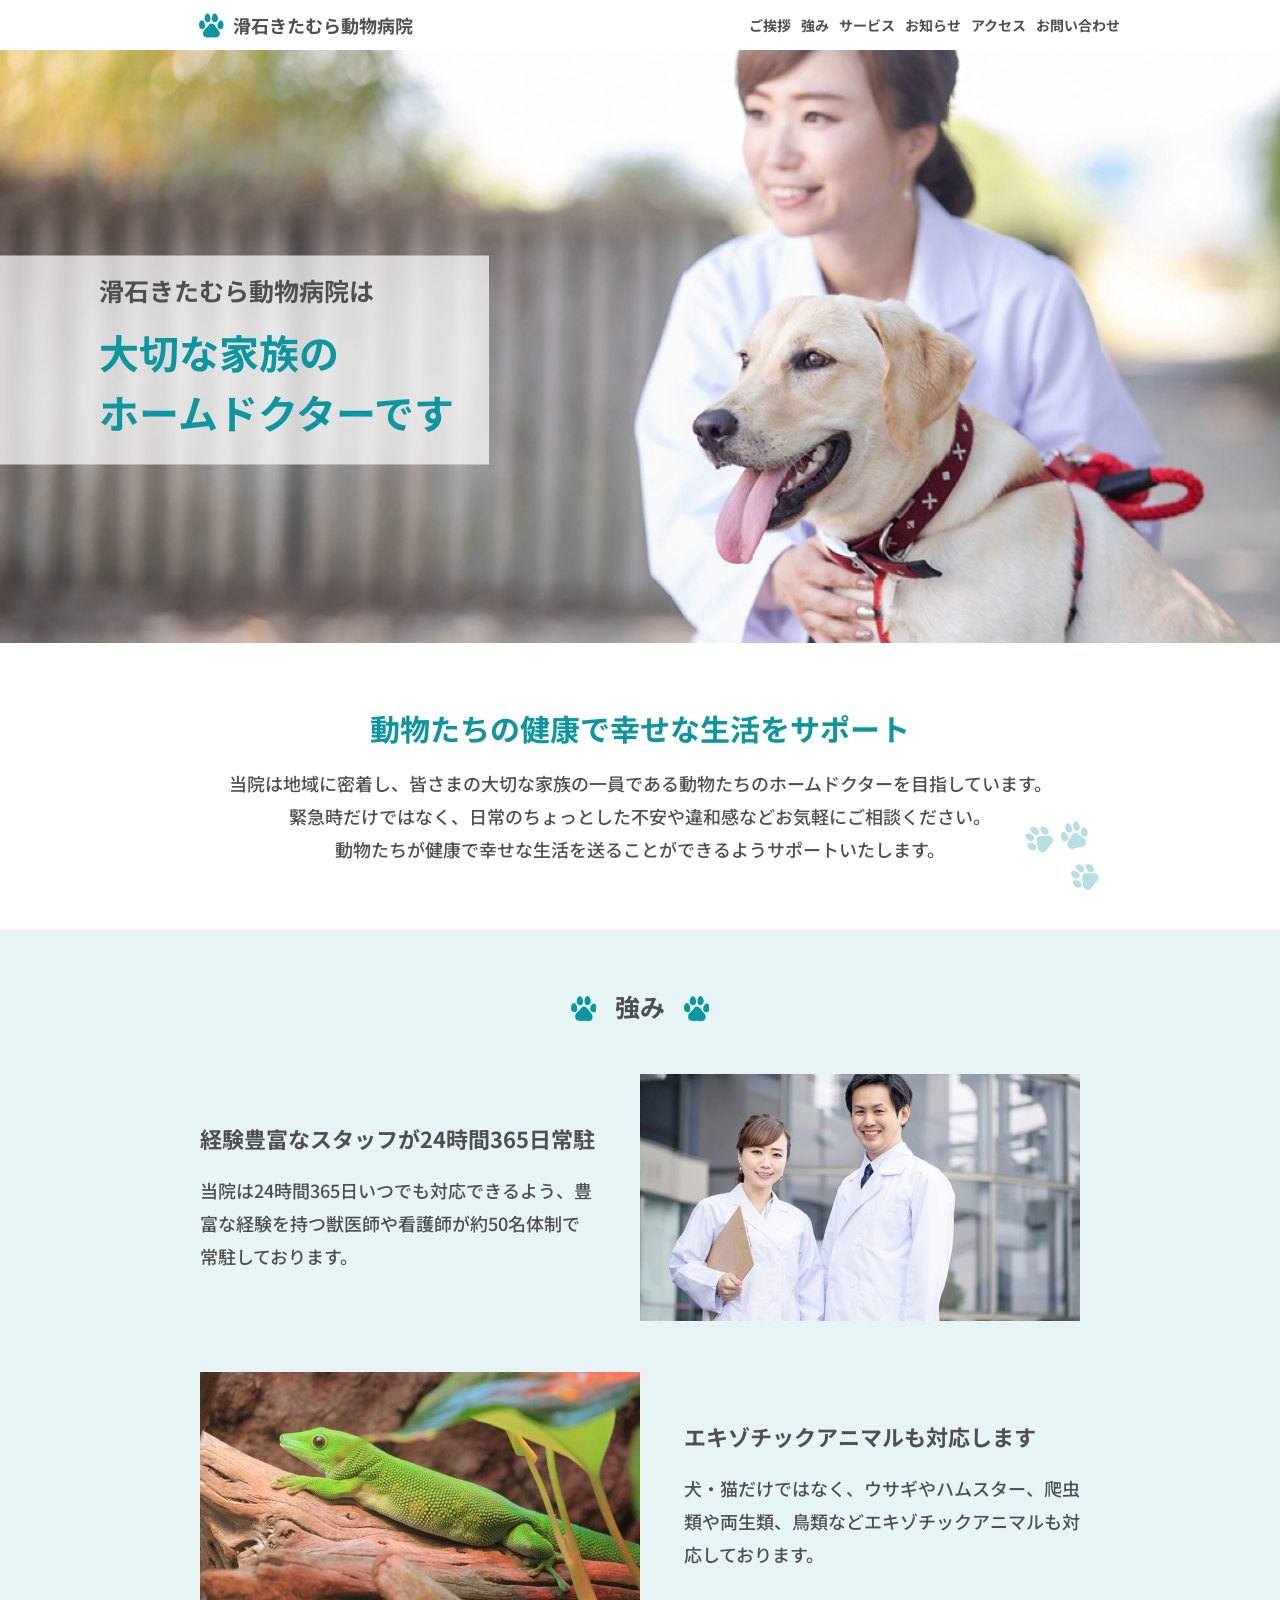
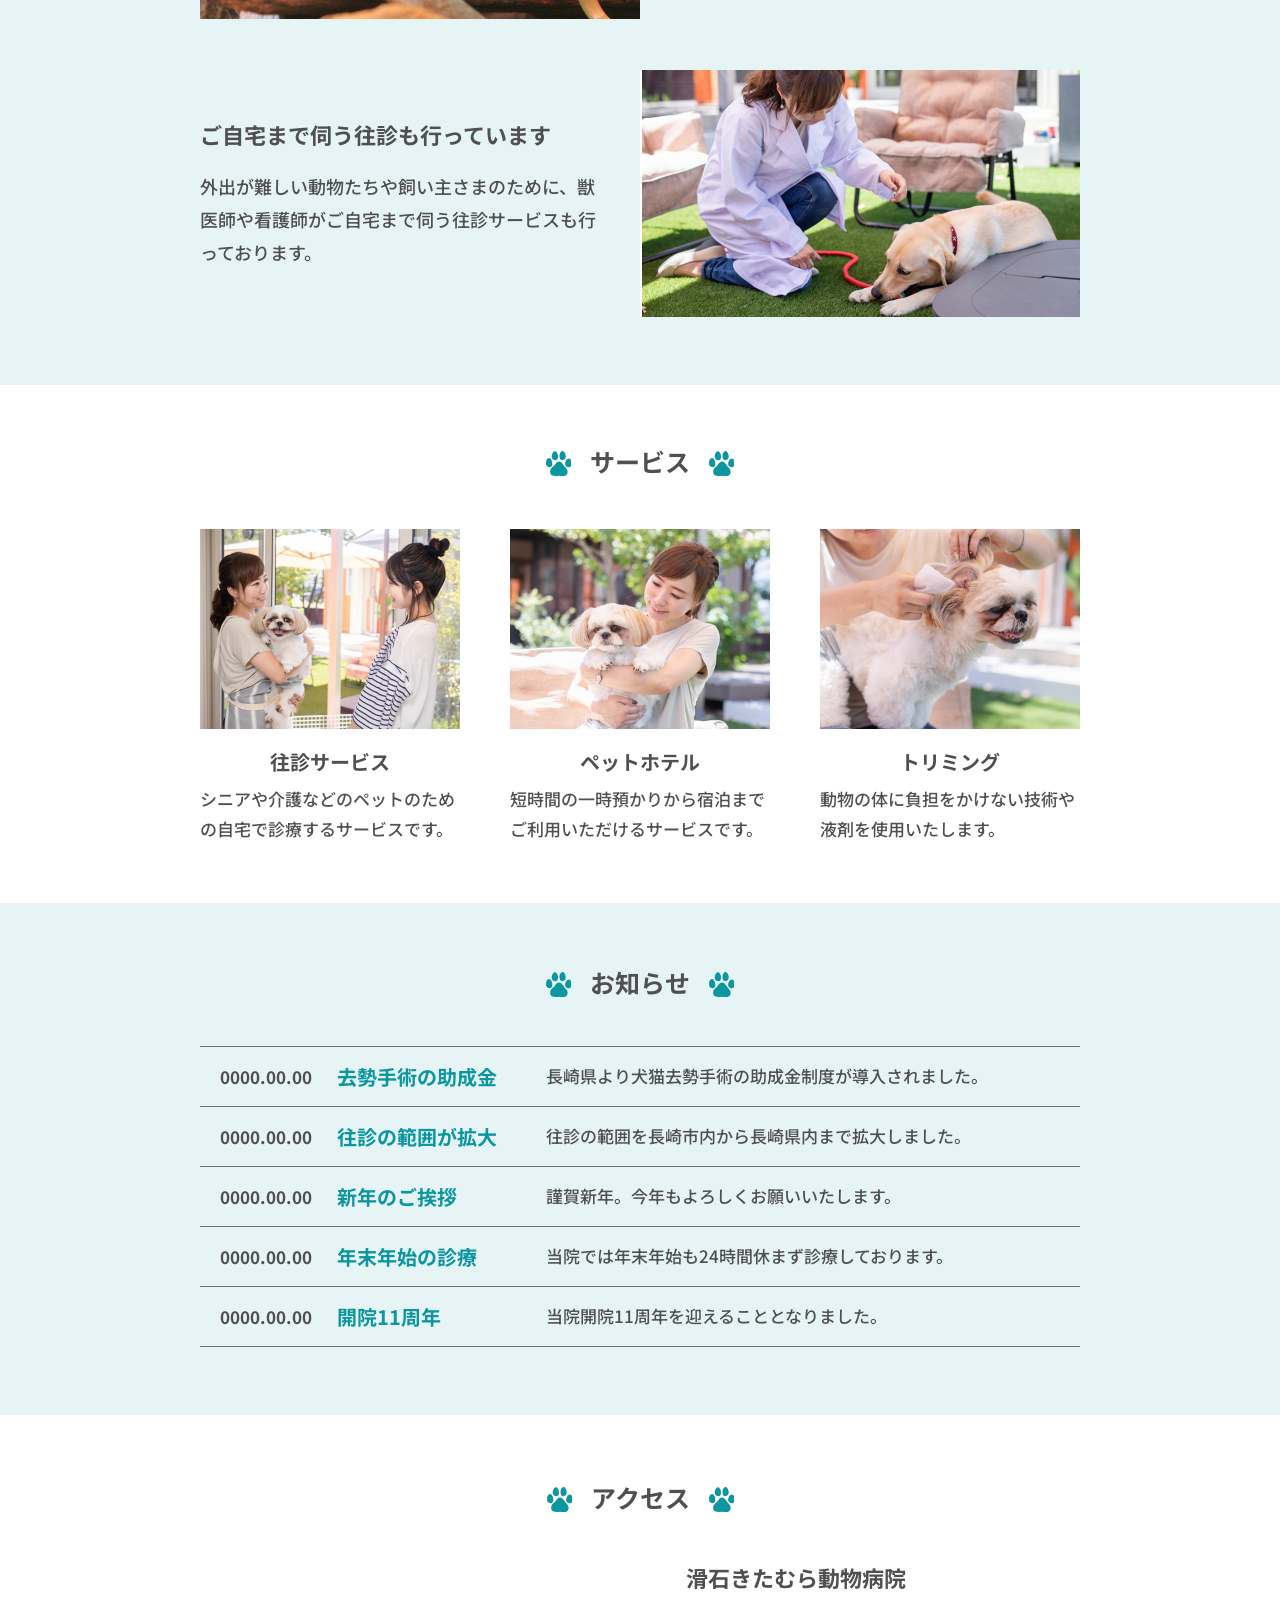
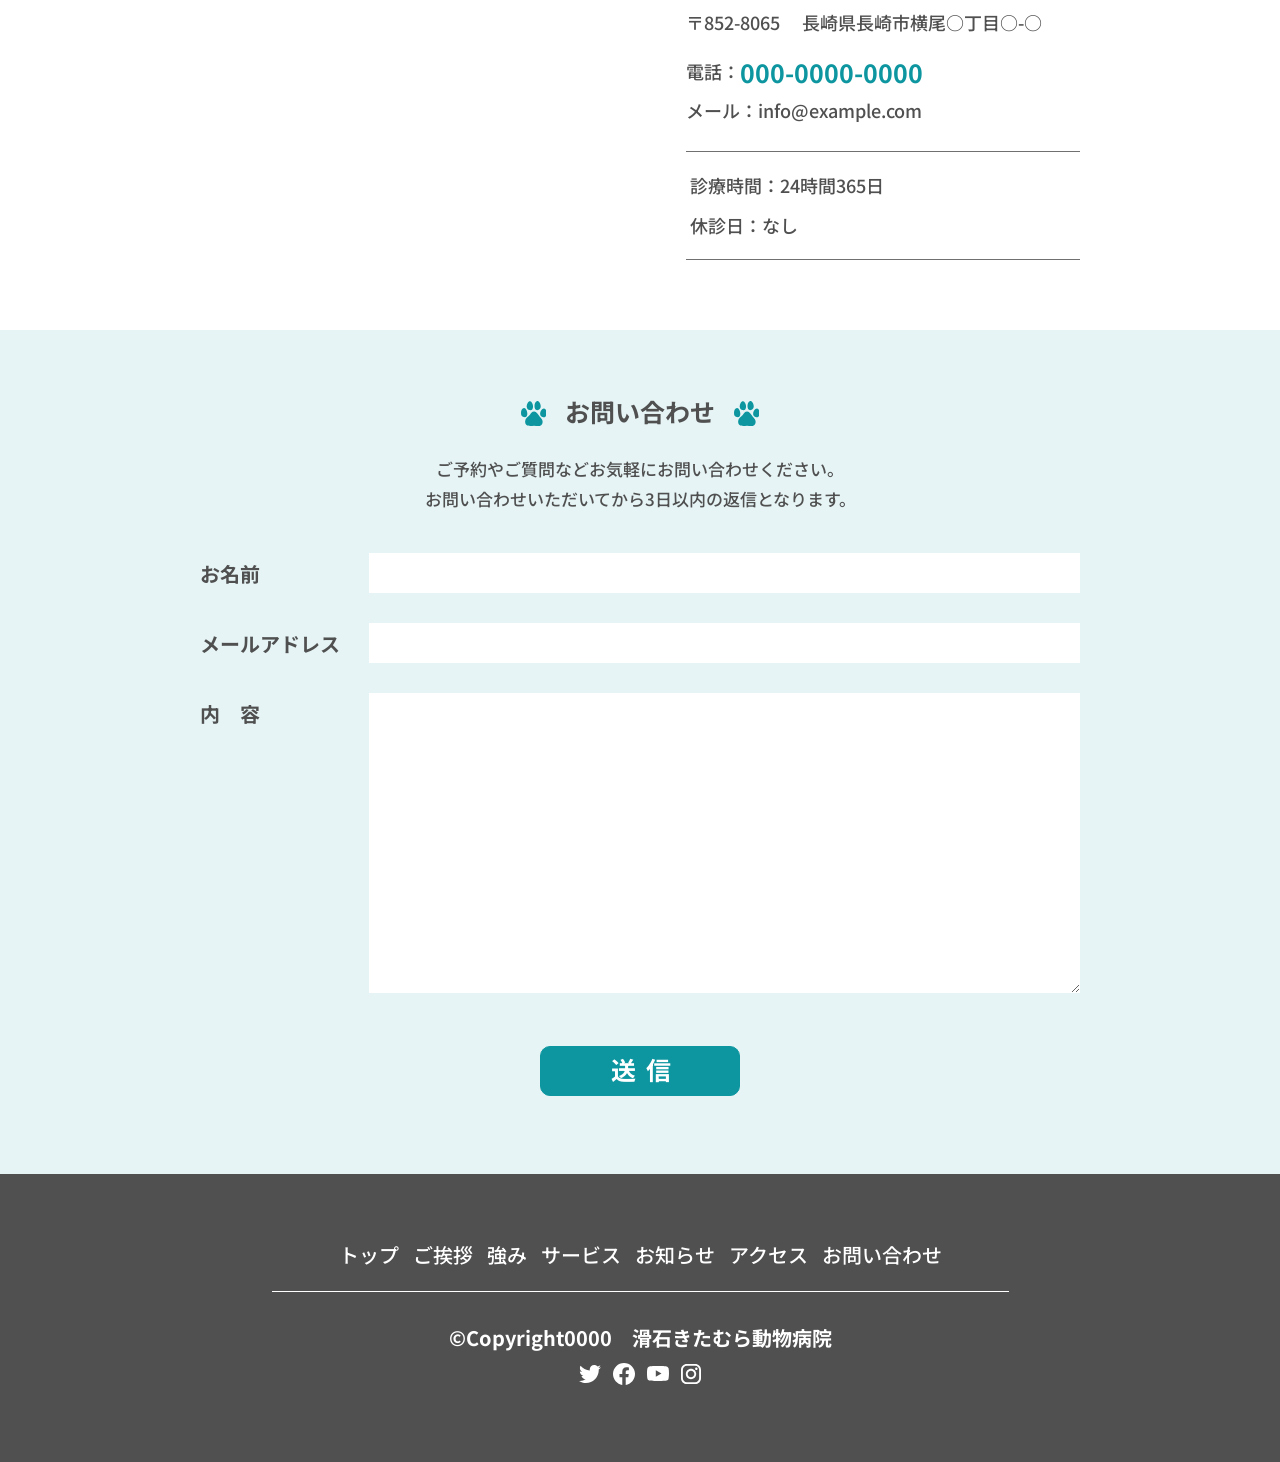
<file: index.html>
<!DOCTYPE html>
<html lang="ja">

<head>
  <meta charset="UTF-8">
  <meta name="viewport" content="width=device-width, initial-scale=1.0">

  <!-- 検索にヒットさせない -->
  <meta name="robots" content="noindex">
  <!-- サイトのタイトル -->
  <title>滑石きたむら動物病院</title>
  <!-- サイトの概要 -->
  <meta name="description" content="滑石きたむら動物病院について">
  <!-- ファビコン -->
  <link rel="shortcut icon" href="./img/footprints.svg" type="image/x-icon">

  <!-- Google Fonts -->
  <link rel="preconnect" href="https://fonts.googleapis.com">
  <link rel="preconnect" href="https://fonts.gstatic.com" crossorigin>
  <link href="https://fonts.googleapis.com/css2?family=Noto+Sans+JP:wght@100..900&display=swap" rel="stylesheet">

  <!-- リセットCSS -->
  <link rel="stylesheet" href="./css/reset.css">
  <!-- スタイルシート -->
  <link rel="stylesheet" href="./css/style.css">
</head>

<body>
  <!-- ヘッダー -->
  <header class="header">
    <div class="header__inner">
      <h1 class="header__title site-title">
        <a href="">
          <span><img src="./img/footprints.svg" alt="犬の足跡"></span>
          <span>滑石きたむら動物病院</span>
        </a>
      </h1>
      <ul class="header__nav-lists">
        <li class="header__nav-list">
          <a href="#introduction" class="header__nav-link">ご挨拶</a>
        </li>
        <li class="header__nav-list">
          <a href="#about" class="header__nav-link">強み</a>
        </li>
        <li class="header__nav-list">
          <a href="#service" class="header__nav-link">サービス</a>
        </li>
        <li class="header__nav-list">
          <a href="#news" class="header__nav-link">お知らせ</a>
        </li>
        <li class="header__nav-list">
          <a href="#access" class="header__nav-link">アクセス</a>
        </li>
        <li class="header__nav-list">
          <a href="#contact" class="header__nav-link">お問い合わせ</a>
        </li>
      </ul>
    </div>
  </header>

  <!-- メイン -->
  <main>
    <!-- ファーストビュー -->
    <div class="fv">
      <div class="fv__img">
        <picture>
          <source srcset="./img/fv_sp.jpg" media="(max-width: 767px)">
          <img src="./img/fv.jpg" alt="女性が犬を撫でている写真">
        </picture>
      </div>
      <div class="fv__text">
        <p class="fv__text-main">滑石きたむら動物病院は</p>
        <p class="fv__text-sub">大切な家族の<br>ホームドクターです</p>
      </div>
    </div>

    <!-- ご挨拶 -->
    <section id="introduction" class="introduction">
      <div class="inner">
        <h2 class="introduction__title">
          動物たちの健康で<br class="sp">幸せな生活をサポート
        </h2>
        <p class="introduction__text">
          当院は地域に密着し、皆さまの大切な家族の一員である動物たちの<span
            class="pc-ib">ホームドクターを目指しています。</span><br>緊急時だけではなく、日常のちょっとした不安や違和感などお気軽にご相談ください。<br>動物たちが健康で幸せな生活を送ることができるようサポートいたします。
        </p>
        <div class="introduction__img">
          <img src="./img/footprints_2.svg" alt="足跡の画像">
        </div>
      </div>
    </section>

    <!-- 強み -->
    <section id="about" class="about">
      <div class="inner">
        <div class="section-title about__title">
          <h2 class="title">強み</h2>
        </div>
        <div class="about__items">
          <div class="about__item">
            <div class="about__img">
              <picture>
                <source media="(max-width: 767px)" srcset="./img/about_01_sp.jpg">
                <img src="./img/about_01.jpg" alt="男性医師と女性医師の写真">
              </picture>
            </div>
            <div class="about__body">
              <h3 class="about-item__title">
                経験豊富なスタッフが<br class="sp">24時間365日常駐
              </h3>
              <p class="about-item__text">
                当院は24時間365日いつでも対応できるよう、豊富な経験を持つ獣医師や看護師が約50名体制で常駐しております。
              </p>
            </div>
          </div>
          <div class="about__item">
            <div class="about__img">
              <picture>
                <source media="(max-width: 767px)" srcset="./img/about_02_sp.jpg">
                <img src="./img/about_02.jpg" alt="緑色のトカゲの写真">
              </picture>
            </div>
            <div class="about__body">
              <h3 class="about-item__title">
                エキゾチックアニマルも対応します
              </h3>
              <p class="about-item__text">
                犬・猫だけではなく、ウサギやハムスター、爬虫類や両生類、鳥類などエキゾチックアニマルも対応しております。
              </p>
            </div>
          </div>
          <div class="about__item">
            <div class="about__img">
              <picture>
                <source media="(max-width: 767px)" srcset="./img/about_03_sp.jpg">
                <img src="./img/about_03.jpg" alt="寝ている犬に寄り添う女性医師の写真">
              </picture>
            </div>
            <div class="about__body">
              <h3 class="about-item__title">
                ご自宅まで伺う往診も行っています
              </h3>
              <p class="about-item__text">
                外出が難しい動物たちや飼い主さまのために、獣医師や看護師がご自宅まで伺う往診サービスも行っております。
              </p>
            </div>
          </div>
        </div>
      </div>
    </section>

    <!-- サーヴィス -->
    <section id="service" class="service">
      <div class="inner">
        <div class="section-title service__title">
          <h2 class="title">サービス</h2>
        </div>
        <ul class="service__items">
          <li class="service-item">
            <div class="service-item__img">
              <picture>
                <source media="(max-width: 767px)" srcset="./img/service_01_sp.jpg">
                <img src="./img/service_01.jpg" alt="女性が犬を抱いている写真">
              </picture>
            </div>
            <div class="service-item__body">
              <h3 class="service-item__title">往診サービス</h3>
              <p class="service-item__text">
                シニアや介護などのペットのための自宅で診療するサービスです。
              </p>
            </div>
          </li>
          <li class="service-item">
            <div class="service-item__img">
              <picture>
                <source media="(max-width: 767px)" srcset="./img/service_02_sp.jpg">
                <img src="./img/service_02.jpg" alt="女性が犬を抱いている写真">
              </picture>
            </div>
            <div class="service-item__body">
              <h3 class="service-item__title">ペットホテル</h3>
              <p class="service-item__text">
                短時間の一時預かりから宿泊までご利用いただけるサービスです。
              </p>
            </div>
          </li>
          <li class="service-item">
            <div class="service-item__img">
              <picture>
                <source media="(max-width: 767px)" srcset="./img/service_03_sp.jpg">
                <img src="./img/service_03.jpg" alt="犬を洗っている写真">
              </picture>
            </div>
            <div class="service-item__body">
              <h3 class="service-item__title">トリミング</h3>
              <p class="service-item__text">
                動物の体に負担をかけない技術や液剤を使用いたします。
              </p>
            </div>
          </li>
        </ul>
      </div>
    </section>

    <!-- お知らせ -->
    <section id="news" class="news">
      <div class="inner">
        <div class="section-title news__title">
          <h2 class="title">お知らせ</h2>
        </div>
        <div class="news__items">
          <article class="news__item">
            <a href="">
              <time datetime="2025-07-12">0000.00.00</time>
              <h3 class="news__item-title">去勢手術の助成金</h3>
              <p class="news__item-text">
                長崎県より犬猫去勢手術の助成金制度が導入されました。
              </p>
            </a>
          </article>
          <article class="news__item">
            <a href="">
              <time>0000.00.00</time>
              <h3 class="news__item-title">往診の範囲が拡大</h3>
              <p class="news__item-text">
                往診の範囲を長崎市内から長崎県内まで拡大しました。
              </p>
            </a>
          </article>
          <article class="news__item">
            <a href="">
              <time>0000.00.00</time>
              <h3 class="news__item-title">新年のご挨拶</h3>
              <p class="news__item-text">
                謹賀新年。今年もよろしくお願いいたします。
              </p>
            </a>
          </article>
          <article class="news__item">
            <a href="">
              <time>0000.00.00</time>
              <h3 class="news__item-title">年末年始の診療</h3>
              <p class="news__item-text">
                当院では年末年始も24時間休まず診療しております。
              </p>
            </a>
          </article>
          <article class="news__item">
            <a href="">
              <time>0000.00.00</time>
              <h3 class="news__item-title">開院11周年</h3>
              <p class="news__item-text">
                当院開院11周年を迎えることとなりました。
              </p>
            </a>
          </article>
        </div>
      </div>
    </section>

    <!-- アクセス -->
    <section id="access" class="access">
      <div class="inner">
        <div class="section-title access__title">
          <h2 class="title">アクセス</h2>
        </div>
        <div class="access__items">
          <div class="access__item">
            <div class="access__map">
              <iframe
                src="https://www.google.com/maps/embed?pb=!1m18!1m12!1m3!1d6706.3594909777285!2d129.8258009466994!3d32.81400209459268!2m3!1f0!2f0!3f0!3m2!1i1024!2i768!4f13.1!3m3!1m2!1s0x356aad7694d1194f%3A0x17f1422c9430784f!2z44CSODUyLTgwNjUg6ZW35bSO55yM6ZW35bSO5biC5qiq5bC-!5e0!3m2!1sja!2sjp!4v1747320724837!5m2!1sja!2sjp"
                width="600" height="450" style="border: 0" allowfullscreen="" loading="lazy"
                referrerpolicy="no-referrer-when-downgrade">
              </iframe>
            </div>
            <div class="access__body">
              <h3 class="access__item-title">滑石きたむら動物病院</h3>
              <p class="access__item-address">
                〒852-8065 &emsp;<span class="ib">長崎県長崎市横尾○丁目○-○</span>
              </p>
              <div class="access__item-tellnumber">
                <p class="access__item-tell">電話：</p>
                <p class="access__item-number">
                  <a href="tel:000-0000-0000" class="tel-link">000-0000-0000</a>
                </p>
              </div>
              <div class="access__item-mailadress">
                <p class="access__item-mail">メール：</p>
                <a href="mailto:info@example.com">info@example.com</a>
              </div>
              <div class="access__closed-time">
                <p class="access__item-time">診療時間：24時間365日</p>
                <p class="access__item-day">休診日：なし</p>
              </div>
            </div>
          </div>
        </div>
      </div>
    </section>

    <!-- お問い合わせ -->
    <section id="contact" class="contact">
      <div class="inner">
        <div class="section-title contact__title">
          <h2 class="title">お問い合わせ</h2>
        </div>
        <p class="contact__text">
          ご予約やご質問などお気軽にお問い合わせください。<br>
          お問い合わせいただいてから3日以内の返信となります。
        </p>
        <form action="#" method="post">
          <div class="contact__form">
            <dl class="form__item">
              <dt class="form__label">
                <label for="name">お名前</label>
              </dt>
              <dd class="form__input">
                <input type="text" name="name" id="name">
              </dd>
            </dl>
            <dl class="form__item">
              <dt class="form__label">
                <label for="email">メールアドレス</label>
              </dt>
              <dd class="form__input">
                <input type="email" name="email" id="email">
              </dd>
            </dl>
            <dl class="form__item">
              <dt class="form__label">
                <label for="content">内&ensp;&ensp;容</label>
              </dt>
              <dd class="form__textarea">
                <textarea name="message" id="content"></textarea>
              </dd>
            </dl>
          </div>
          <div class="contact__button">
            <input type="submit" value="送信">
          </div>
        </form>
      </div>
    </section>
  </main>

  <!-- フッター -->
  <footer id="footer" class="footer">
    <div class="inner">
      <ul class="footer__nav">
        <li class="footer__nav-item">
          <a href="#" class="footer__nav-link">トップ</a>
        </li>
        <li class="footer__nav-item">
          <a href="#introduction" class="footer__nav-link">ご挨拶</a>
        </li>
        <li class="footer__nav-item">
          <a href="#about" class="footer__nav-link">強み</a>
        </li>
        <li class="footer__nav-item">
          <a href="#service" class="footer__nav-link">サービス</a>
        </li>
        <li class="footer__nav-item">
          <a href="#news" class="footer__nav-link">お知らせ</a>
        </li>
        <li class="footer__nav-item">
          <a href="#access" class="footer__nav-link">アクセス</a>
        </li>
        <li class="footer__nav-item">
          <a href="#contact" class="footer__nav-link">お問い合わせ</a>
        </li>
      </ul>
      <p class="footer__copyright">
        ©︎Copyright0000&emsp;<span class="pc-ib1">滑石きたむら動物病院</span>
      </p>
      <ul class="footer__sns sns">
        <li class="sns__list">
          <a href="https://x.com/?logout=1750692926134" class="sns__link sns__link--x" target="_blank"
            rel="noopener noreferrer">
            <img src="./img/icon_twitter.svg" alt="x">
          </a>
        </li>
        <li class="sns__list">
          <a href="https://www.facebook.com/?locale=ja_JP" class="sns__link" target="_blank" rel="noopener noreferrer">
            <img src="./img/icon_facebook.svg" alt="facebook">
          </a>
        </li>
        <li class="sns__list">
          <a href="https://www.youtube.com" class="sns__link" target="_blank" rel="noopener noreferrer">
            <img src="./img/icon_youtube.svg" alt="youtube">
          </a>
        </li>
        <li class="sns__list">
          <a href="https://www.instagram.com/?flo=true" class="sns__link" target="_blank" rel="noopener noreferrer">
            <img src="./img/icon_instagram.svg" alt="instagram">
          </a>
        </li>
      </ul>
    </div>
  </footer>
</body>

</html>
</file>
<file: css/style.css>
html {
  font-size: 62.5%;
  scroll-behavior: smooth;
  word-break: break-all;
}

:root {
  scroll-padding: 50px;
}

body {
  color: #505050;
  font-family: "Noto Sans JP", sans-serif;
  font-weight: bold;
  line-height: 1.4;
  letter-spacing: 0;
}

img {
  width: 100%;
  height: auto;
  display: block;
}

.inner {
  position: relative;
  max-width: 940px;
  margin: 0 auto;
  padding: 0 30px;
}
@media screen and (max-width: 767px) {
  .inner {
    padding: 0 20px;
  }
}

.section-title {
  font-size: 2.5rem;
  text-align: center;
  display: -webkit-box;
  display: -ms-flexbox;
  display: flex;
  -webkit-box-pack: center;
      -ms-flex-pack: center;
          justify-content: center;
}

.section-title::before {
  content: "";
  background-image: url(../img/footprints.svg);
  display: inline-block;
  width: 25px;
  height: 25px;
  margin-top: 7px;
}

.section-title::after {
  content: "";
  background-image: url(../img/footprints.svg);
  display: inline-block;
  width: 25px;
  height: 25px;
  margin-top: 7px;
}

.title {
  padding: 0 19px;
}
@media screen and (max-width: 767px) {
  .title {
    margin: 0;
  }
}

@media screen and (min-width: 768px) {
  .sp {
    display: none !important;
  }
}

@media only screen and (max-width: 767px) {
  .pc {
    display: none !important;
  }
}

@media screen and (min-width: 768px) {
  .pc-ib {
    display: inline-block;
  }
}

.ib {
  display: inline-block;
}

.header {
  position: fixed;
  background-color: #fff;
  z-index: 1;
  height: 50px;
  width: 100%;
  top: 0;
  left: 0;
}

.header__inner {
  max-width: 1080px;
  width: 100%;
  height: 100%;
  margin: 0 auto;
  padding: 0 60px 0 99px;
  display: -webkit-box;
  display: -ms-flexbox;
  display: flex;
  -webkit-box-pack: justify;
      -ms-flex-pack: justify;
          justify-content: space-between;
  -webkit-box-align: center;
      -ms-flex-align: center;
          align-items: center;
}
@media screen and (max-width: 900px) {
  .header__inner {
    padding-inline: 30px;
  }
}
@media screen and (max-width: 767px) {
  .header__inner {
    padding: 0;
  }
}

.header__title {
  font-size: 1.8rem;
  -webkit-transition: all 0.3s linear;
  transition: all 0.3s linear;
  line-height: 1.8333333333;
}
.header__title:hover {
  opacity: 0.5;
}
.header__title .site__title {
  margin-left: 9px;
}
.header__title a {
  height: 50px;
  display: -webkit-box;
  display: -ms-flexbox;
  display: flex;
  gap: 9px;
  -webkit-box-align: center;
      -ms-flex-align: center;
          align-items: center;
}
.header__title img {
  width: 25px;
  height: 25px;
}
@media screen and (max-width: 767px) {
  .header__title {
    font-size: 2rem;
    margin-left: 20px;
  }
}

.header__nav-lists {
  display: -webkit-box;
  display: -ms-flexbox;
  display: flex;
  gap: 10px;
}
@media screen and (max-width: 767px) {
  .header__nav-lists {
    display: none;
  }
}

.header__nav-list {
  text-align: center;
}
.header__nav-list:first-child {
  padding-left: 0;
}

.header__nav-link {
  font-size: 1.4rem;
  -webkit-transition: all 0.3s linear;
  transition: all 0.3s linear;
  display: block;
  height: 50px;
  display: grid;
  place-items: center;
  line-height: 2.3571428571;
}
.header__nav-link:hover {
  opacity: 0.5;
}

.fv {
  position: relative;
  padding-top: 50px;
}

.fv__img {
  width: 100%;
}
.fv__img img {
  width: 100%;
}

.fv__text {
  position: absolute;
  background-color: rgba(255, 255, 255, 0.702);
  left: 0;
  top: 56%;
  -webkit-transform: translateY(-50%);
          transform: translateY(-50%);
  padding: 17px 35px 23px 99px;
}
@media screen and (min-width: 768px) and (max-width: 940px) {
  .fv__text {
    padding: 17px 30px 23px 30px;
  }
}
@media screen and (max-width: 767px) {
  .fv__text {
    top: auto;
    -webkit-transform: translateY(0);
            transform: translateY(0);
    bottom: 0;
    padding: 20px 23px 14px 21px;
  }
}

.fv__text-main {
  font-size: 2.5rem;
  padding-bottom: 14px;
}
@media screen and (max-width: 767px) {
  .fv__text-main {
    font-size: 2rem;
    padding-bottom: 4px;
  }
}

.fv__text-sub {
  color: #0d96a0;
  font-size: 4rem;
  line-height: 1.5;
}
@media screen and (max-width: 767px) {
  .fv__text-sub {
    font-size: 3rem;
    line-height: 1.3333333333;
  }
}

.introduction {
  padding: 64px 0;
  text-align: center;
}
@media screen and (max-width: 767px) {
  .introduction {
    padding: 50px 0 39px;
  }
}

.introduction__title {
  color: #0d96a0;
  margin-bottom: 18px;
  font-size: 3rem;
}
@media screen and (max-width: 767px) {
  .introduction__title {
    font-size: 2.5rem;
    line-height: 1.4;
    margin-bottom: 17px;
  }
}

.introduction__text {
  font-size: 1.8rem;
  font-weight: 500;
  line-height: 1.8333333333;
}
@media screen and (max-width: 767px) {
  .introduction__text {
    line-height: 1.875;
    font-size: 1.6rem;
    text-align: left;
  }
}

.introduction__img {
  position: absolute;
  bottom: -30px;
  right: 7px;
  width: 83px;
  height: 77px;
}
@media screen and (max-width: 767px) {
  .introduction__img {
    width: 68px;
    height: 62px;
    bottom: 10px;
    right: 29px;
  }
}

.about {
  background-color: rgba(13, 150, 160, 0.102);
  padding: 59px 0 68px 0;
}
@media screen and (max-width: 767px) {
  .about {
    padding: 50px 0 35px 0;
  }
}

.about__title {
  margin-bottom: 50px;
}
@media screen and (max-width: 767px) {
  .about__title {
    margin-bottom: 42px;
  }
}

.about__items {
  display: -webkit-box;
  display: -ms-flexbox;
  display: flex;
  -webkit-box-orient: vertical;
  -webkit-box-direction: normal;
      -ms-flex-direction: column;
          flex-direction: column;
  gap: 51px;
}
@media screen and (max-width: 767px) {
  .about__items {
    width: 100%;
    gap: 43px;
  }
}

.about__item {
  width: 100%;
  display: -webkit-box;
  display: -ms-flexbox;
  display: flex;
  -webkit-box-align: center;
      -ms-flex-align: center;
          align-items: center;
  -webkit-column-gap: 5%;
     -moz-column-gap: 5%;
          column-gap: 5%;
}
@media screen and (max-width: 767px) {
  .about__item {
    -webkit-box-orient: vertical;
    -webkit-box-direction: normal;
        -ms-flex-direction: column;
            flex-direction: column;
  }
}
.about__item:nth-child(odd) {
  -webkit-box-orient: horizontal;
  -webkit-box-direction: reverse;
      -ms-flex-direction: row-reverse;
          flex-direction: row-reverse;
}
@media screen and (max-width: 767px) {
  .about__item:nth-child(odd) {
    -webkit-box-orient: vertical;
    -webkit-box-direction: normal;
        -ms-flex-direction: column;
            flex-direction: column;
  }
}
.about__body {
  -webkit-box-flex: 1;
      -ms-flex: 1;
          flex: 1;
}

.about-item__title {
  margin-bottom: 19px;
  font-size: 2.2rem;
  line-height: 1.5;
}
@media screen and (max-width: 767px) {
  .about-item__title {
    font-size: 2rem;
    text-align: center;
    margin: 26px 0 10px;
  }
}
@media screen and (max-width: 374px) {
  .about-item__title {
    font-size: 1.7rem;
  }
}

.about-item__text {
  font-size: 1.8rem;
  font-weight: 500;
  line-height: 1.8333333333;
}
@media screen and (max-width: 767px) {
  .about-item__text {
    font-size: 1.6rem;
  }
}
@media screen and (max-width: 374px) {
  .about-item__text {
    font-size: 1.4rem;
  }
}

.about__img {
  width: 50%;
}
@media screen and (max-width: 767px) {
  .about__img {
    width: 100%;
  }
}
.about__img img {
  width: 727px;
}

.service {
  padding: 59px 0 59px 0;
}
@media screen and (max-width: 767px) {
  .service {
    padding: 44px 0 41px 0;
  }
}

.service__title {
  margin-bottom: 50px;
}
@media screen and (max-width: 767px) {
  .service__title {
    margin-bottom: 44px;
  }
}

.service__items {
  display: -webkit-box;
  display: -ms-flexbox;
  display: flex;
  margin: 0 auto;
  gap: 5.69%;
}
@media screen and (max-width: 767px) {
  .service__items {
    -webkit-box-orient: vertical;
    -webkit-box-direction: normal;
        -ms-flex-direction: column;
            flex-direction: column;
    row-gap: 39px;
  }
}

.service-item {
  width: 29.54%;
}
@media screen and (max-width: 767px) {
  .service-item {
    width: 100%;
  }
}

.service-item__img {
  margin-bottom: 20px;
}
@media screen and (max-width: 767px) {
  .service-item__img {
    margin-bottom: 13px;
  }
}
.service-item__img img {
  width: 727px;
}

.service-item__body {
  text-align: center;
}
@media screen and (max-width: 767px) {
  .service-item__body {
    margin-top: 31px;
  }
}

.service-item__title {
  font-size: 2rem;
  margin-bottom: 10px;
  line-height: 1.25;
}
@media screen and (max-width: 767px) {
  .service-item__title {
    margin-bottom: 14px;
  }
}

.service-item__text {
  font-size: 1.7rem;
  line-height: 1.7647058824;
  text-align: left;
  font-weight: 500;
}
@media screen and (max-width: 767px) {
  .service-item__text {
    font-size: 1.6rem;
  }
}

.news {
  background-color: rgba(13, 150, 160, 0.102);
  padding: 62px 0 68px 0;
}
@media screen and (max-width: 767px) {
  .news {
    padding: 45px 0 50px 0;
  }
}

.news__title {
  margin-bottom: 46px;
}

.news__item {
  border-bottom: 1px solid #707070;
}
.news__item:first-child {
  border-top: 1px solid #707070;
}
.news__item a {
  display: -webkit-box;
  display: -ms-flexbox;
  display: flex;
  width: 100%;
  padding: 14.5px 20px;
  -webkit-box-align: center;
      -ms-flex-align: center;
          align-items: center;
  -webkit-transition: all 0.3s linear;
  transition: all 0.3s linear;
}
.news__item a:hover {
  opacity: 0.5;
}
@media screen and (max-width: 767px) {
  .news__item a {
    width: 100%;
    padding: 27.9px 10px;
    -webkit-box-orient: vertical;
    -webkit-box-direction: normal;
        -ms-flex-direction: column;
            flex-direction: column;
    -webkit-box-align: start;
        -ms-flex-align: start;
            align-items: flex-start;
  }
}

time {
  font-size: 1.7rem;
  line-height: 1.4705882353;
}
@media screen and (max-width: 767px) {
  time {
    margin-bottom: 2px;
    padding-left: 0;
  }
}

.news__item-title {
  color: #0d96a0;
  font-size: 2rem;
  padding-left: 25px;
  width: 209px;
  line-height: 1.25;
}
@media screen and (max-width: 767px) {
  .news__item-title {
    margin-bottom: 5px;
    padding-left: 0;
  }
}

.news__item-text {
  -webkit-box-flex: 1;
      -ms-flex: 1;
          flex: 1;
  font-size: 1.7rem;
  font-weight: 500;
  padding-left: 25px;
  line-height: 1.7647058824;
}
@media screen and (max-width: 767px) {
  .news__item-text {
    width: 100%;
    font-size: 1.6rem;
    padding-left: 0;
    line-height: 1.5;
  }
}

.access {
  padding: 65px 0 70px 0;
}
@media screen and (max-width: 767px) {
  .access {
    padding: 45px 0 50px;
  }
}

.access__title {
  margin-bottom: 46px;
}

.access__item {
  display: -webkit-box;
  display: -ms-flexbox;
  display: flex;
  gap: 5.2%;
}
@media screen and (max-width: 767px) {
  .access__item {
    -webkit-box-orient: vertical;
    -webkit-box-direction: normal;
        -ms-flex-direction: column;
            flex-direction: column;
  }
}

.access__map {
  -webkit-box-flex: 1;
      -ms-flex: 1;
          flex: 1;
}
@media screen and (max-width: 767px) {
  .access__map {
    width: 100%;
    margin-bottom: 30px;
    aspect-ratio: 335/222;
  }
}
.access__map iframe {
  width: 100%;
  height: 100%;
}

.access__body {
  width: 44.77%;
}
@media screen and (max-width: 767px) {
  .access__body {
    width: 100%;
  }
}

.access__item-title {
  margin-bottom: 15px;
  font-size: 2.2rem;
  line-height: 1.5;
}
@media screen and (max-width: 767px) {
  .access__item-title {
    margin-bottom: 12px;
  }
}

.access__item-address {
  margin-bottom: 16px;
  font-size: 1.8rem;
  font-weight: 500;
  line-height: 1.5;
}
@media screen and (max-width: 767px) {
  .access__item-address {
    font-size: 1.6rem;
    margin-bottom: 8px;
  }
}

.access__item-tellnumber {
  display: -webkit-box;
  display: -ms-flexbox;
  display: flex;
  -webkit-box-align: center;
      -ms-flex-align: center;
          align-items: center;
  margin-bottom: 5px;
}
@media screen and (max-width: 767px) {
  .access__item-tellnumber {
    margin-bottom: 7px;
  }
}

.access__item-tell {
  font-size: 1.8rem;
  font-weight: 500;
  line-height: 1.5;
}
@media screen and (max-width: 767px) {
  .access__item-tell {
    font-size: 1.6rem;
  }
}

.access__item-number {
  color: #0d96a0;
  font-size: 2.5rem;
  line-height: 1.6;
}
.access__item-number a {
  -webkit-transition: all 0.3s linear;
  transition: all 0.3s linear;
}
@media screen and (max-width: 767px) {
  .access__item-number :hover {
    opacity: 0.5;
    cursor: pointer;
  }
}

@media screen and (min-width: 768px) {
  .tel-link {
    pointer-events: none;
  }
}

.access__item-mailadress {
  display: -webkit-box;
  display: -ms-flexbox;
  display: flex;
  margin-bottom: 27px;
  line-height: 1.5;
}
@media screen and (max-width: 767px) {
  .access__item-mailadress {
    margin-bottom: 14px;
  }
}
.access__item-mailadress p {
  font-size: 1.8rem;
  font-weight: 500;
}
@media screen and (max-width: 767px) {
  .access__item-mailadress p {
    font-size: 1.6rem;
  }
}
.access__item-mailadress a {
  font-size: 1.8rem;
  font-weight: 500;
  -webkit-transition: all 0.3s linear;
  transition: all 0.3s linear;
}
.access__item-mailadress a:hover {
  opacity: 0.5;
}
@media screen and (max-width: 767px) {
  .access__item-mailadress a {
    font-size: 1.6rem;
  }
}

.access__closed-time {
  padding: 13px 2px 14px 4px;
  line-height: 2.2222222222;
  border-top: 1px solid #707070;
  border-bottom: 1px solid #707070;
  font-weight: 500;
  font-size: 1.8rem;
}
@media screen and (max-width: 767px) {
  .access__closed-time {
    padding: 12px 0;
    font-size: 1.6rem;
    line-height: 1.875;
  }
}

.contact {
  background-color: rgba(13, 150, 160, 0.102);
  padding: 64px 0 78px;
}
@media screen and (max-width: 767px) {
  .contact {
    padding: 44px 0 50px;
  }
}

.contact__title {
  margin-bottom: 25px;
}
@media screen and (max-width: 767px) {
  .contact__title {
    margin-bottom: 43px;
  }
}

.contact__text {
  margin-bottom: 39px;
  font-size: 1.7rem;
  font-weight: 500;
  line-height: 1.7647058824;
  text-align: center;
}
@media screen and (max-width: 767px) {
  .contact__text {
    text-align: left;
    font-size: 1.6rem;
    line-height: 1.875;
    margin-bottom: 32px;
  }
}

.contact__form {
  display: -webkit-box;
  display: -ms-flexbox;
  display: flex;
  -webkit-box-orient: vertical;
  -webkit-box-direction: normal;
      -ms-flex-direction: column;
          flex-direction: column;
  gap: 30px;
}
@media screen and (max-width: 767px) {
  .contact__form {
    gap: 17px;
  }
}

.form__item {
  width: 100%;
  display: -webkit-box;
  display: -ms-flexbox;
  display: flex;
  font-size: 1.5rem;
}
@media screen and (max-width: 767px) {
  .form__item {
    -webkit-box-orient: vertical;
    -webkit-box-direction: normal;
        -ms-flex-direction: column;
            flex-direction: column;
  }
}

.form__label {
  width: 169px;
  font-size: 20px;
  padding-top: 3px;
  line-height: 1.8333333333;
}
@media screen and (max-width: 767px) {
  .form__label {
    font-size: 1.8rem;
    font-weight: bold;
    margin-bottom: 2px;
    padding-top: 0;
  }
}

.form__input {
  -webkit-box-flex: 1;
      -ms-flex: 1;
          flex: 1;
  font-size: 1.6rem;
  font-weight: 500;
}
.form__input #name {
  padding: 0 20px;
}
@media screen and (max-width: 767px) {
  .form__input #name {
    height: 50px;
    width: 100%;
    padding-inline: 20px;
  }
}
.form__input #email {
  padding: 0 20px;
}
@media screen and (max-width: 767px) {
  .form__input #email {
    height: 50px;
    width: 100%;
    padding-inline: 20px;
  }
}
.form__input input {
  width: 100%;
  height: 40px;
  background-color: #fff;
  line-height: 1.2;
}

.form__textarea {
  -webkit-box-flex: 1;
      -ms-flex: 1;
          flex: 1;
  font-size: 1.6rem;
  line-height: 1.65;
  font-weight: 500;
}
.form__textarea textarea {
  display: block;
  width: 100%;
  min-height: 300px;
  background-color: #fff;
  padding: 20px;
  resize: vertical;
  line-height: 1.6;
}

.contact__button {
  text-align: center;
  margin-top: 53px;
}
.contact__button input {
  width: 200px;
  height: 50px;
  color: #fff;
  background-color: #0d96a0;
  font-size: 2.5rem;
  border-radius: 10px;
  font-weight: 700;
  padding-left: 12px;
  line-height: 1.32;
  letter-spacing: 0.4em;
  -webkit-transition: 0.3s;
  transition: 0.3s;
  cursor: pointer;
  border: 1px solid #0d96a0;
  padding-bottom: 2px;
}
.contact__button input:hover {
  background-color: #fff;
  color: #0d96a0;
}
@media screen and (max-width: 767px) {
  .contact__button input {
    font-size: 2rem;
    max-width: 335px;
    width: 100%;
    height: 41px;
    padding-bottom: 0;
  }
}

.footer {
  color: #fff;
  background-color: #505050;
  padding: 62px 0 72px 0;
  text-align: center;
}
@media screen and (max-width: 767px) {
  .footer {
    padding: 47px 0 50px;
  }
}

.footer__nav {
  max-width: 737px;
  margin: 0 auto;
  padding-bottom: 17px;
  display: -webkit-box;
  display: -ms-flexbox;
  display: flex;
  -webkit-box-pack: center;
      -ms-flex-pack: center;
          justify-content: center;
  font-size: 2rem;
  gap: 4px;
  border-bottom: 1px solid #fff;
}
@media screen and (max-width: 767px) {
  .footer__nav {
    max-width: 335px;
    font-size: 1.8rem;
    -ms-flex-wrap: wrap;
        flex-wrap: wrap;
    padding-bottom: 21px;
    gap: 10px;
  }
}

.footer__nav-item {
  font-weight: 500;
}
.footer__nav-link {
  padding: 5px;
  -webkit-transition: all 0.3s linear;
  transition: all 0.3s linear;
  display: block;
}
.footer__nav-link:hover {
  opacity: 0.5;
}
@media screen and (max-width: 767px) {
  .footer__nav-link {
    padding: 0 5px;
  }
}

.footer__copyright {
  font-size: 2rem;
  padding-top: 25px;
  line-height: 2.0625;
}
@media screen and (max-width: 767px) {
  .footer__copyright {
    -webkit-box-pack: center;
        -ms-flex-pack: center;
            justify-content: center;
    font-size: 1.6rem;
    padding-top: 17px;
  }
}
@media screen and (max-width: 374px) {
  .footer__copyright {
    font-size: 1.4rem;
  }
}

.footer__sns {
  display: -webkit-box;
  display: -ms-flexbox;
  display: flex;
  -webkit-box-pack: center;
      -ms-flex-pack: center;
          justify-content: center;
  -webkit-box-align: center;
      -ms-flex-align: center;
          align-items: center;
  gap: 2px;
}
@media screen and (max-width: 767px) {
  .footer__sns {
    padding-top: 20px;
  }
}

.sns__list {
  -webkit-transition: all 0.3s linear;
  transition: all 0.3s linear;
}
.sns__list:hover {
  opacity: 0.5;
}
.sns__list a {
  display: block;
  padding: 5px;
}/*# sourceMappingURL=style.css.map */
</file>
